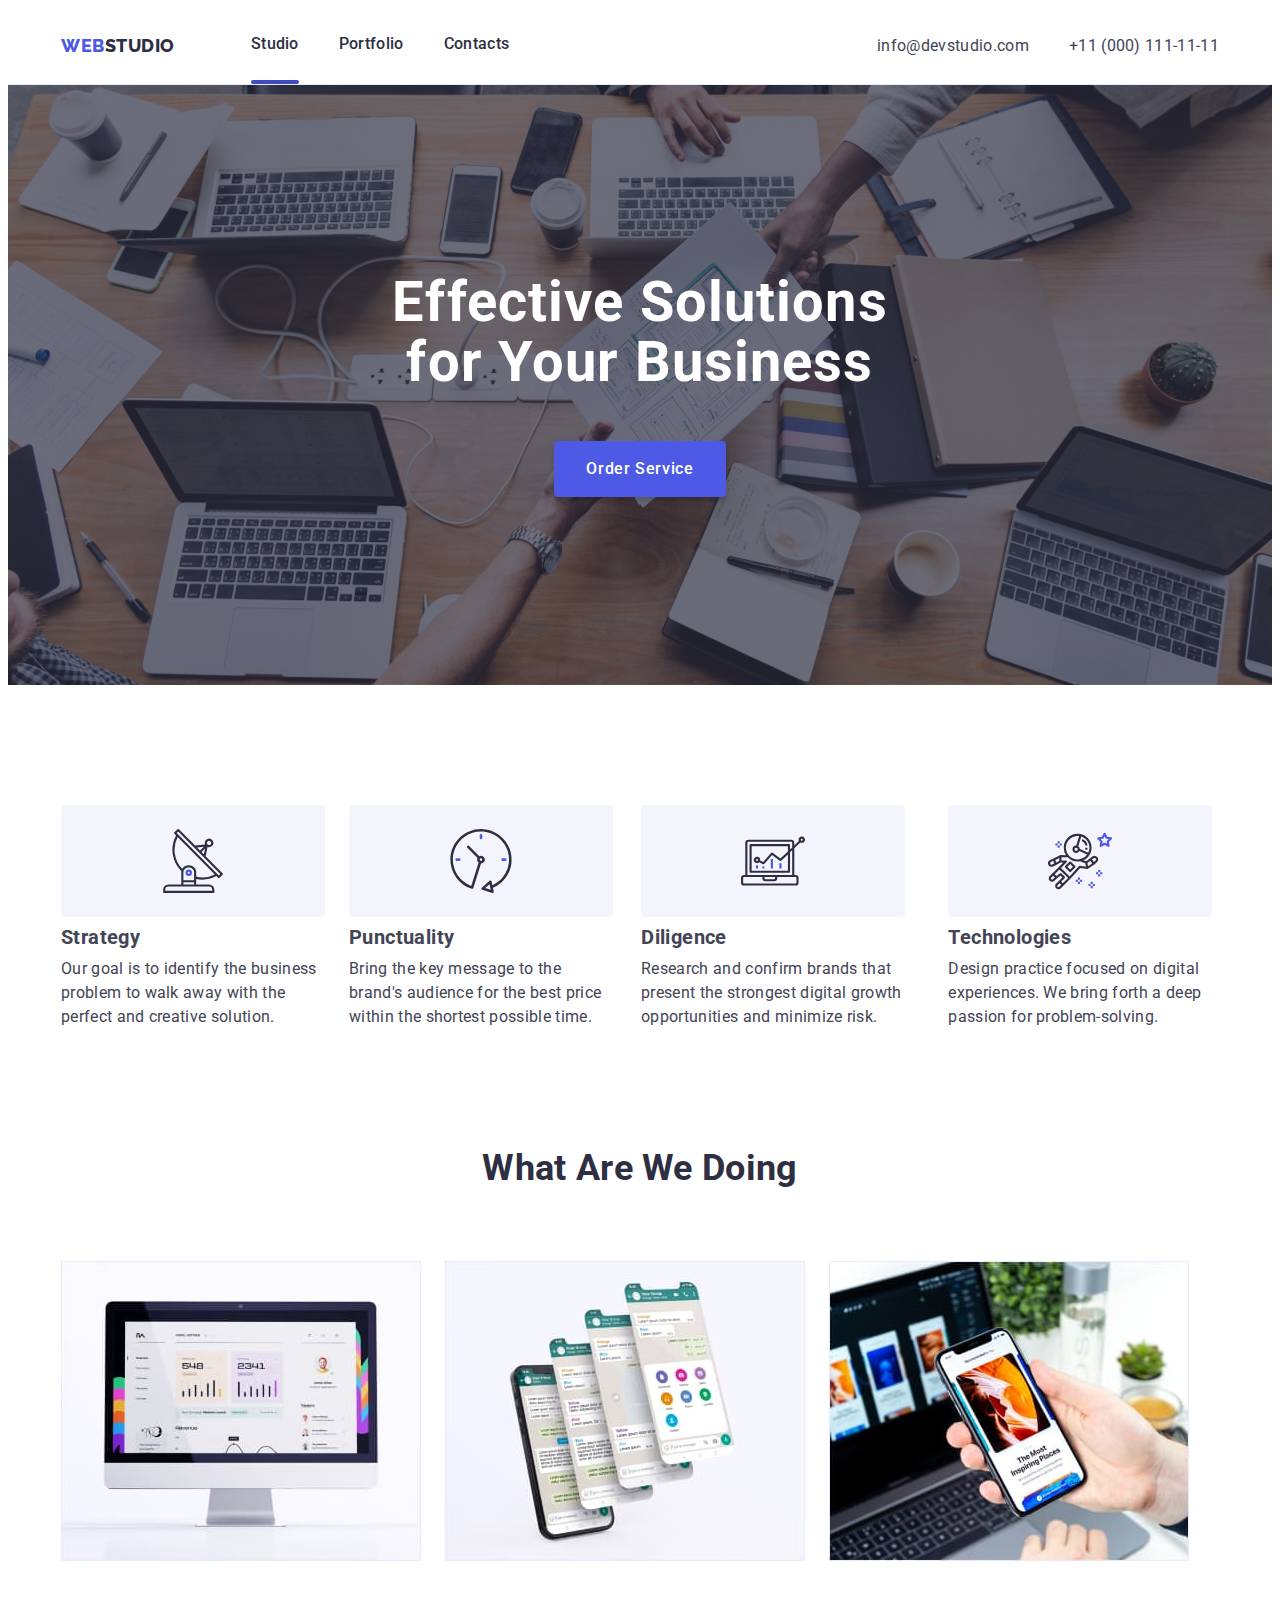
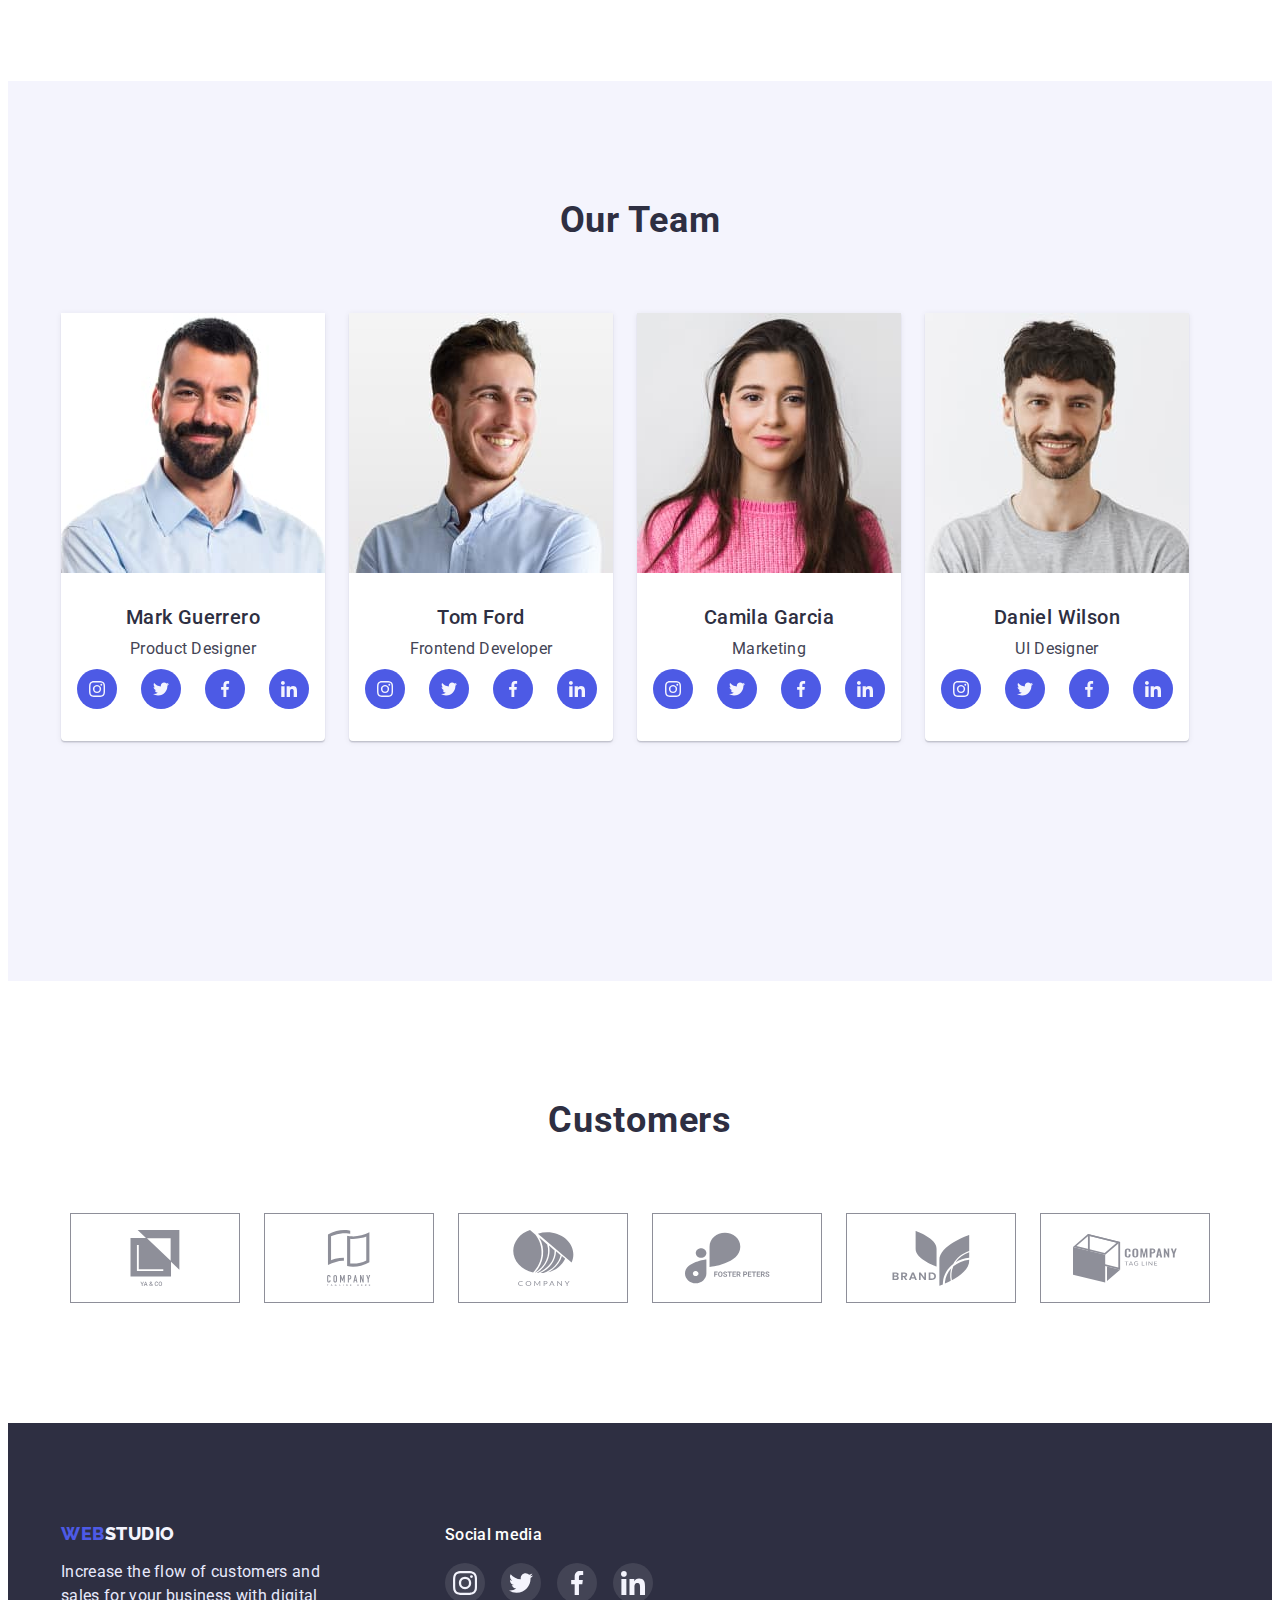
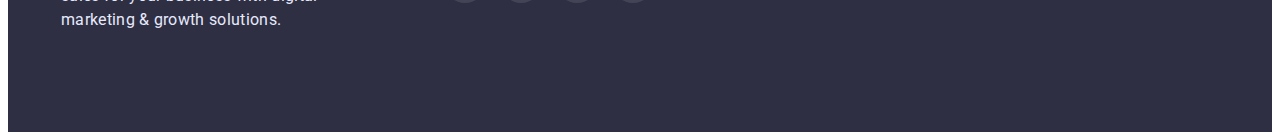
<file: index.html>
<!DOCTYPE html>
<html lang="en">
<head>
    <meta charset="UTF-8">
    <meta http-equiv="X-UA-Compatible" content="IE=edge">
    <meta name="viewport" content="width=device-width, initial-scale=1.0">
    <title>Студія</title>
<link rel="stylesheet" href="https://cdnjs.cloudflare.com/ajax/libs/modern-normalize/1.1.0/modern-normalize.min.css" integrity="sha512-wpPYUAdjBVSE4KJnH1VR1HeZfpl1ub8YT/NKx4PuQ5NmX2tKuGu6U/JRp5y+Y8XG2tV+wKQpNHVUX03MfMFn9Q==" crossorigin="anonymous" referrerpolicy="no-referrer" />
    <link rel="stylesheet" href="./css/styles.css" />
    <link rel="preconnect" href="https://fonts.googleapis.com">
<link rel="preconnect" href="https://fonts.gstatic.com" crossorigin>
<link href="https://fonts.googleapis.com/css2?family=Raleway:wght@800&family=Roboto:wght@400;500;700;900&display=swap" rel="stylesheet">
</head>
<body class="body">
    <header class="header">
        <div class="container header-container">
            <nav class="header-nav">
                <a href="./index.html" class="header-logo link"> Web<span class="std">Studio</span> </a>
                <ul class="header-list list">
                    <li class="header-item active"><a href="./index.html" class="header-link link">Studio</a></li>
                    <li class="header-item "><a href="./portfolio.html" class="header-link link">Portfolio</a></li>
                    <li class="header-item"><a href="" class="header-link link">Contacts</a></li> 
                </ul>
            </nav>
            <address class="header-address">
                    <ul class="address-list list">
                        <li class="header-address-item"><a href="mailto:info@devstudio.com" class="header-contact link">info@devstudio.com</a></li>
                        <li class="header-address-item"><a href="tel:+110001111111" class="header-contact link">+11 (000) 111-11-11</a></li>
                    </ul>
            </address>
        </div>
    </header>
    <main class="main">
        <section class="solution ">
            <div class="container solution-container-div">
            <h1 class="solution-title">Effective Solutions for Your Business</h1>
            <button type="button" class="solution-btn" data-modal-open>Order Service</button>
        </div>
        </section>
        <section class="working container section">
            <h2 hidden class="working-title" >Working</h2>
            <ul class="working-list list">
                    <li class="working-item">
                        <div class="working-item-div">
                            <svg  width="64" height="64" class="working-item-icons">
                            <use href="./images/icons.svg#icon-antenna-1"></use>
                            </svg>
                        </div>
                        <h3 class="working-item-title">Strategy</h3>
                        <p class="working-item-text">Our goal is to identify the business
                        problem to walk away with the perfect and creative solution. </p>
                    </li>
                    <li class="working-item">
                        <div class="working-item-div">
                            <svg width="64" height="64" class="working-item-icons">
                                <use href="./images/icons.svg#icon-clock-1"></use>
                            </svg>
                        </div>
                        <h3 class="working-item-title">Punctuality</h3>
                        <p class="working-item-text">Bring the key message to the brand's audience for the best price within the shortest possible time.</p>
                    </li>
                    <li class="working-item">
                        <div class="working-item-div">
                            <svg  width="64" height="64" class="working-item-icons">
                                <use href="./images/icons.svg#icon-diagram-1"></use>
                            </svg>
                        </div>
                        <h3 class="working-item-title">Diligence</h3>
                        <p class="working-item-text">Research and confirm brands that present the strongest digital growth opportunities and minimize risk.</p>
                    </li>
                    <li class="working-item">
                        <div class="working-item-div">
                            <svg  width="64" height="64" class="working-item-icons">
                                <use href="./images/icons.svg#icon-astronaut-1"></use>
                            </svg>
                        </div>
                        <h3 class="working-item-title">Technologies</h3>
                        <p class="working-item-text">Design practice focused on digital experiences. We bring forth a deep passion for problem-solving.</p>
                    </li>
                </ul>
        </section>
        <section class="activities container section">
                <h2 class="activities-title">What are we doing</h2>
                <ul class=" activities-list list">
                    <li class="activities-item">
                        <img src="./images/img-work-1.jpg" alt="work example" width="360" height="300"></li>
                    <li class="activities-item">
                        <img src="./images/img-work-2.jpg" alt="work example" width="360" height="300"></li>
                    <li class="activities-item"> 
                        <img src="./images/img-work-3.jpg" alt="work example" width="360" height="300"></li>
                </ul>
            </section>
        <section class="team section">
            <div class="container">
                <h2 class="team-title">Our Team</h2>
                <ul class="team-list list">
                    <li class="team-item">
                        <img src="./images/img-employee-1.jpg" alt="employee" width="264" height="260">
                        <div class="team-item-div">
                            <h3 class="team-item-title">Mark Guerrero</h3>
                            <p class="team-item-text">Product Designer</p>
                            <ul class="team-soc-list list">
                                <li class="team-soc-item">
                                    <a href="" class="team-soc-link link">
                                        <svg width="16" height="16" class="team-link-icons">
                                            <use href="./images/icons.svg#icon-instagram-1"></use> 
                                        </svg>
                                    </a>
                                </li>
                                <li class="team-soc-item">
                                    <a href="" class="team-soc-link link">
                                        <svg width="16" height="16" class="team-link-icons">
                                            <use href="./images/icons.svg#icon-twitter-1"></use>
                                        </svg>
                                    </a>
                                </li>
                                <li class="team-soc-item">
                                    <a href="" class="team-soc-link link">
                                        <svg width="16" height="16" class="team-link-icons">
                                            <use href="./images/icons.svg#icon-facebook-1"></use>
                                        </svg>
                                    </a>
                                </li>
                                <li class="team-soc-item">
                                    <a href="" class="team-soc-link link">
                                        <svg  width="16" height="16" class="team-link-icons">
                                            <use href="./images/icons.svg#icon-linkedin-1"></use>
                                        </svg>
                                    </a>
                                </li>
                            </ul>    
                        </div>
                        </li>
                        <li class="team-item">
                            <img src="./images/img-employee-2.jpg" alt="employee" width="264" height="260">
                            <div class="team-item-div">
                                <h3 class="team-item-title">Tom Ford</h3>
                                <p class="team-item-text">Frontend Developer</p>
                                <ul class="team-soc-list list">
                                    <li class="team-soc-item">
                                        <a href="" class="team-soc-link link">
                                            <svg width="16" height="16" class="team-link-icons">
                                                <use href="./images/icons.svg#icon-instagram-1"></use> 
                                            </svg>
                                        </a>
                                    </li>
                                    <li class="team-soc-item">
                                        <a href="" class="team-soc-link link">
                                            <svg width="16" height="16" class="team-link-icons">
                                                <use href="./images/icons.svg#icon-twitter-1"></use>
                                            </svg>
                                        </a>
                                    </li>
                                    <li class="team-soc-item">
                                        <a href="" class="team-soc-link link">
                                            <svg width="16" height="16" class="team-link-icons">
                                                <use href="./images/icons.svg#icon-facebook-1"></use>
                                            </svg>
                                        </a>
                                    </li>
                                    <li class="team-soc-item">
                                        <a href="" class="team-soc-link link">
                                            <svg  width="16" height="16" class="team-link-icons">
                                                <use href="./images/icons.svg#icon-linkedin-1"></use>
                                            </svg>
                                        </a>
                                    </li>
                                </ul> 
                            </div>
                        </li>
                        <li class="team-item">
                            <img src="./images/img-employee-3.jpg" alt="employee" width="264" height="260">
                            <div class="team-item-div">
                                <h3 class="team-item-title">Camila Garcia</h3>
                                <p class="team-item-text">Marketing</p>             
                                <ul class="team-soc-list list">
                                    <li class="team-soc-item">
                                        <a href="" class="team-soc-link link">
                                            <svg width="16" height="16" class="team-link-icons">
                                                <use href="./images/icons.svg#icon-instagram-1"></use> 
                                            </svg>
                                        </a>
                                    </li>
                                    <li class="team-soc-item">
                                        <a href="" class="team-soc-link link">
                                            <svg width="16" height="16" class="team-link-icons">
                                                <use href="./images/icons.svg#icon-twitter-1"></use>
                                            </svg>
                                        </a>
                                    </li>
                                    <li class="team-soc-item">
                                        <a href="" class="team-soc-link link">
                                            <svg width="16" height="16" class="team-link-icons">
                                                <use href="./images/icons.svg#icon-facebook-1"></use>
                                            </svg>
                                        </a>
                                    </li>
                                    <li class="team-soc-item">
                                        <a href="" class="team-soc-link link">
                                            <svg  width="16" height="16" class="team-link-icons">
                                                <use href="./images/icons.svg#icon-linkedin-1"></use>
                                            </svg>
                                        </a>
                                    </li>
                                </ul> 
                            </div>
                        </li>
                        <li class="team-item">
                            <img src="./images/img-employee-4.jpg" alt="employee" width="264" height="260">
                            <div class="team-item-div">
                                <h3 class="team-item-title">Daniel Wilson</h3>
                                <p class="team-item-text">UI Designer</p>               
                                <ul class="team-soc-list list">
                                    <li class="team-soc-item">
                                        <a href="" class="team-soc-link link">
                                            <svg width="16" height="16" class="team-link-icons">
                                                <use href="./images/icons.svg#icon-instagram-1"></use> 
                                            </svg>
                                        </a>
                                    </li>
                                    <li class="team-soc-item">
                                        <a href="" class="team-soc-link link">
                                            <svg width="16" height="16" class="team-link-icons">
                                                <use href="./images/icons.svg#icon-twitter-1"></use>
                                            </svg>
                                        </a>
                                    </li>
                                    <li class="team-soc-item">
                                        <a href="" class="team-soc-link link">
                                            <svg width="16" height="16" class="team-link-icons">
                                                <use href="./images/icons.svg#icon-facebook-1"></use>
                                            </svg>
                                        </a>
                                    </li>
                                    <li class="team-soc-item">
                                        <a href="" class="team-soc-link link">
                                            <svg  width="16" height="16" class="team-link-icons">
                                                <use href="./images/icons.svg#icon-linkedin-1"></use>
                                            </svg>
                                        </a>
                                    </li>
                                </ul> 
                            </div>
                        </li>
                    </ul>
            </div>
        </section>
        <section class="customers section">
            <div class="container">
                <h2 class="custumers-title"> Customers</h2>
                <ul class="custumers-list list">
                    <li class="custumers-list-item">
                        <a href="" class="custumers-link link">
                            <svg width="104" height="56" class="custumers-link-icon">
                                <use href="./images/icons.svg#icon-logo1"></use>
                            </svg>
                        </a>
                    </li>
                    <li class="custumers-list-item">
                        <a href="" class="custumers-link link">
                            <svg width="104" height="56" class="custumers-link-icon">
                                <use href="./images/icons.svg#icon-logo2"></use>
                            </svg>
                        </a>
                    </li>
                    <li class="custumers-list-item">
                        <a href="" class="custumers-link link">
                            <svg width="104" height="56" class="custumers-link-icon">
                                <use href="./images/icons.svg#icon-logo3"></use>
                            </svg>
                        </a>
                    </li>
                    <li class="custumers-list-item">
                        <a href="" class="custumers-link link">
                            <svg width="104" height="56" class="custumers-link-icon">
                                <use href="./images/icons.svg#icon-logo4"></use>
                            </svg>
                        </a>
                    </li>
                    <li class="custumers-list-item">
                        <a href="" class="custumers-link link">
                            <svg width="104" height="56" class="custumers-link-icon">
                                <use href="./images/icons.svg#icon-logo5"></use>
                            </svg>
                        </a>
                    </li>
                    <li class="custumers-list-item">
                        <a href="" class="custumers-link link">
                            <svg width="104" height="56" class="custumers-link-icon">
                                <use href="./images/icons.svg#icon-logo6"></use>
                            </svg>
                        </a>
                    </li>
                </ul>
            </div>
        </section>
    </main>
    <footer class="footer">
        <div class="container footer-container">
            <div class="footer-container-div">
                <a href="./index.html"  class="footer-logo link"> Web<span class="std-footer">Studio</span></a>
                <p class=" footer-text">Increase the flow of customers and sales for your business with digital marketing & growth solutions.</p>
            </div>
        <div class="social-media">
            <p class="social-media-text">Social media</p>
            <ul class="footer-soc-list list">
                    <li class="footer-soc-item">
                        <a href="" class="footer-soc-link link">
                            <svg width="24" height="24" class="footer-link-icons">
                                <use href="./images/icons.svg#icon-instagram-1"></use>
                            </svg>
                        </a>
                    </li>
                    <li class="footer-soc-item">
                        <a href="" class="footer-soc-link link">
                            <svg width="24" height="24" class="footer-link-icons">
                                <use href="./images/icons.svg#icon-twitter-1"></use>
                            </svg>
                        </a>
                    </li>
                    <li class="footer-soc-item">
                        <a href="" class="footer-soc-link link">
                            <svg width="24" height="24" class="footer-link-icons">
                                <use href="./images/icons.svg#icon-facebook-1"></use>
                            </svg>
                        </a>
                    </li>
                    <li class="footer-soc-item">
                        <a href="" class="footer-soc-link link">
                            <svg width="24" height="24" class="footer-link-icons">
                                <use href="./images/icons.svg#icon-linkedin-1"></use>
                            </svg>
                        </a>
                    </li>
                </ul>
            </div>
        </div>
    </footer>
    <div class="backdrop is-hidden" data-modal>
        <div class="modal">
            <button type="button" class="btn-modal" data-modal-close>
                <svg width="8" height="8" class="modal-icon">
                    <use href="./images/icons.svg#icon-close-black"></use>
                </svg>
            </button>
        </div>
    </div>
    <script src="./js/modal.js"></script>
</body>
</html>
</file>
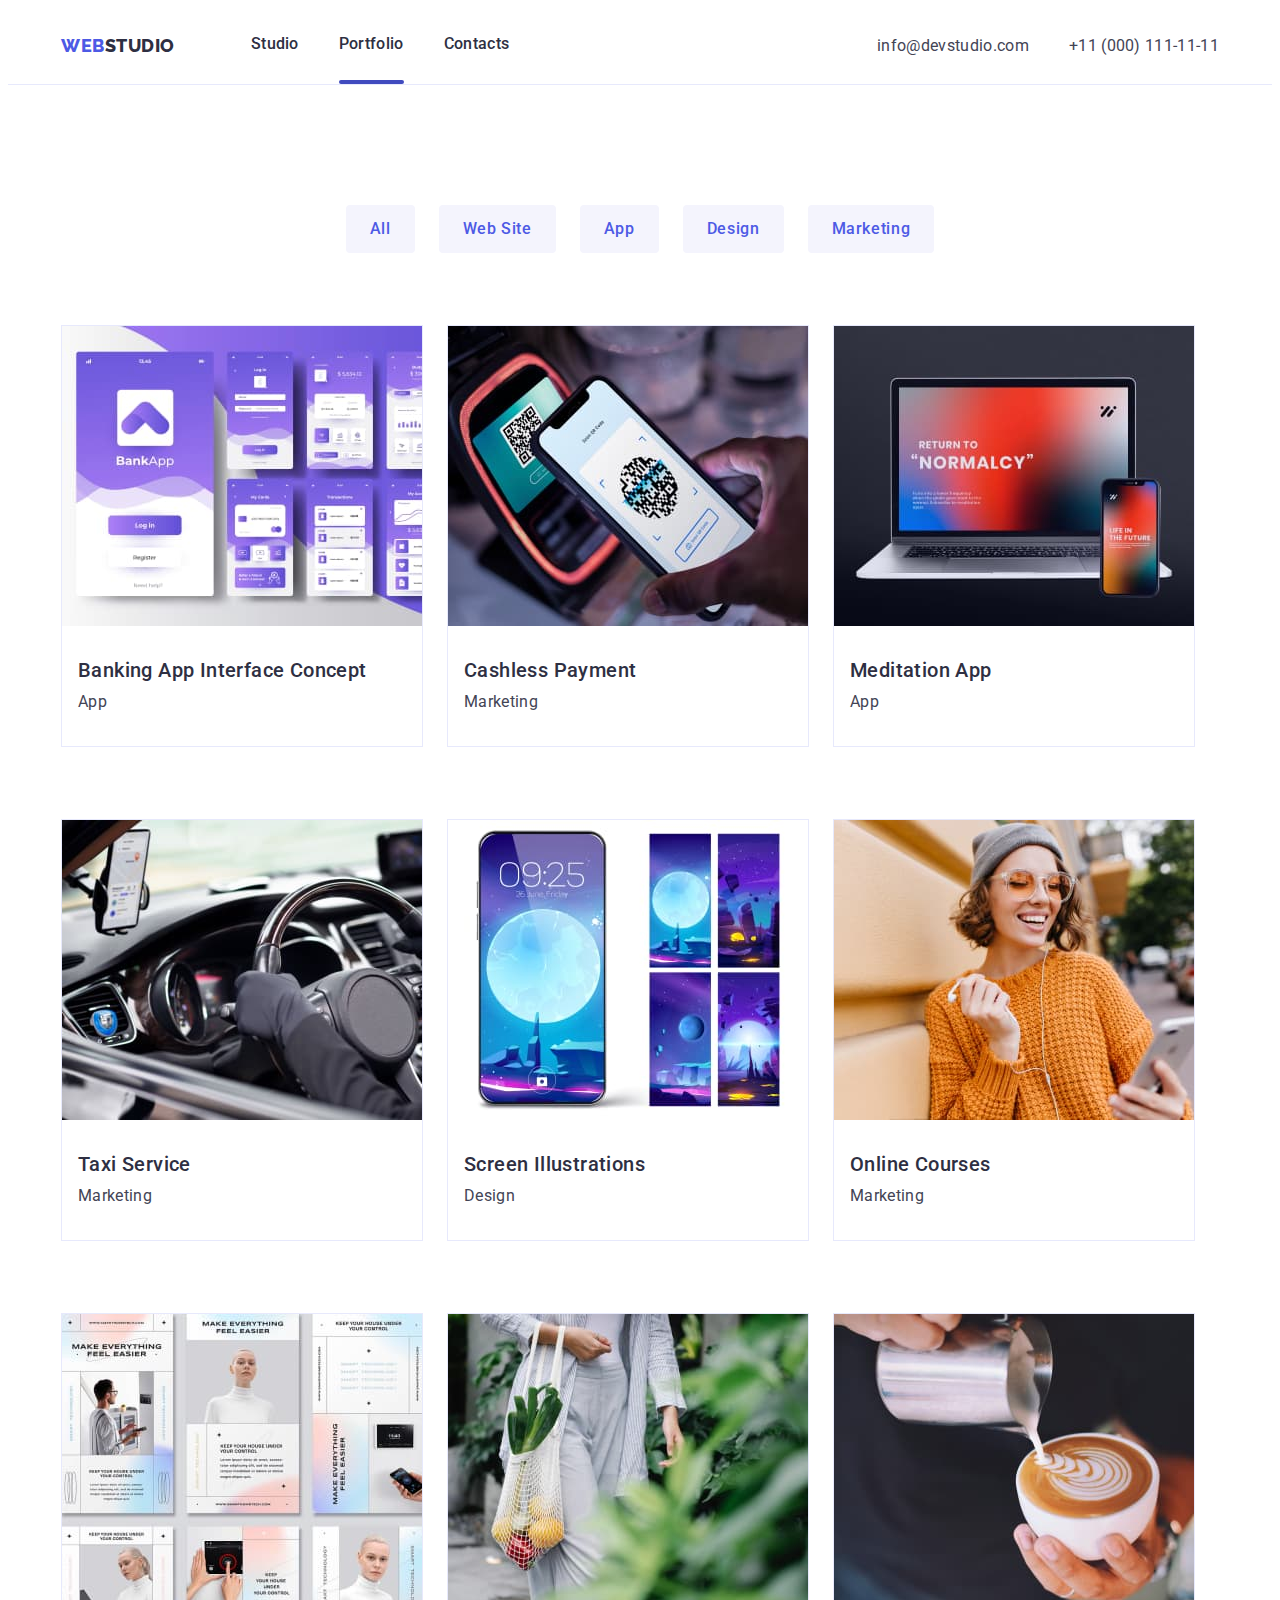
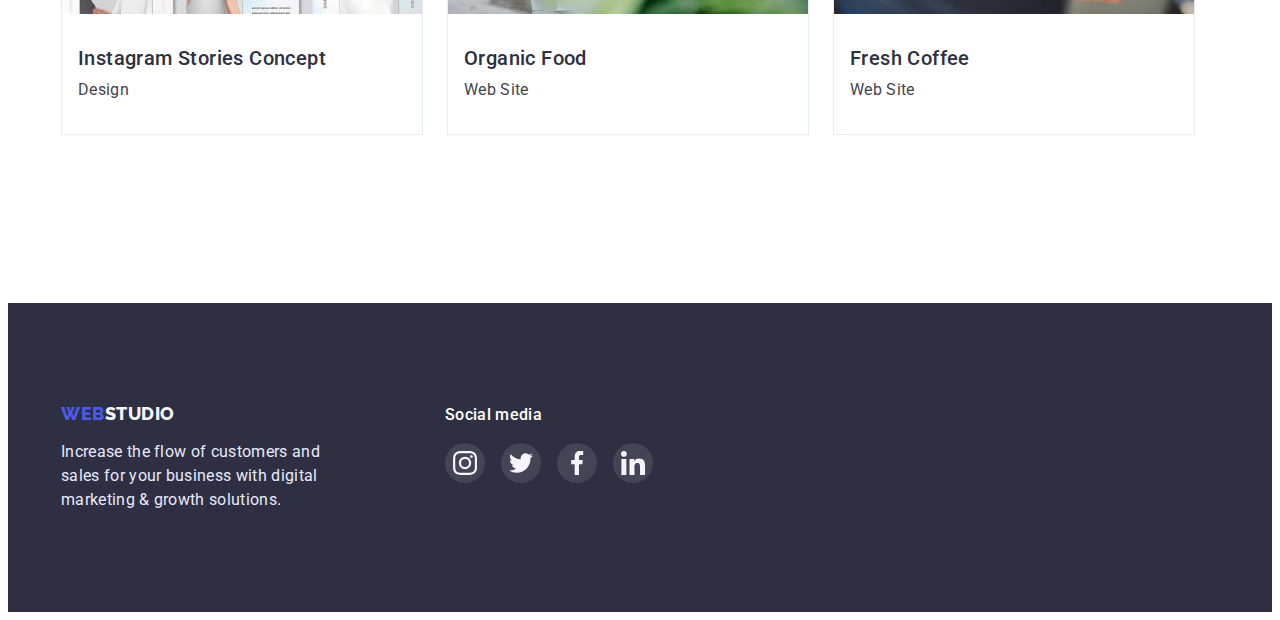
<file: portfolio.html>
<!DOCTYPE html>
<html lang="en">
<head>
    <meta charset="UTF-8">
    <meta http-equiv="X-UA-Compatible" content="IE=edge">
    <meta name="viewport" content="width=device-width, initial-scale=1.0">
    <title>Portfolio</title>
    <link rel="stylesheet" href="https://cdnjs.cloudflare.com/ajax/libs/modern-normalize/1.1.0/modern-normalize.min.css" integrity="sha512-wpPYUAdjBVSE4KJnH1VR1HeZfpl1ub8YT/NKx4PuQ5NmX2tKuGu6U/JRp5y+Y8XG2tV+wKQpNHVUX03MfMFn9Q==" crossorigin="anonymous" referrerpolicy="no-referrer" />
    <link rel="stylesheet" href="./css/styles.css" />
    <link rel="preconnect" href="https://fonts.googleapis.com">
<link rel="preconnect" href="https://fonts.gstatic.com" crossorigin>
<link href="https://fonts.googleapis.com/css2?family=Raleway:wght@800&family=Roboto:wght@400;500;700;900&display=swap" rel="stylesheet">
</head>
<body class="body">
    <header class="header">
        <div class="container header-container">
            <nav class="header-nav">
                <a href="./index.html" class="header-logo link"> Web<span class="std">Studio</span> </a>
                <ul class="header-list list">
                    <li class="header-item ">
                        <a href="./index.html" class="header-link link">Studio</a>
                    </li>
                    <li class="header-item active">
                        <a href="./portfolio.html" class="header-link link">Portfolio</a>
                    </li>
                    <li class="header-item">
                        <a href="" class="header-link link">Contacts</a>
                    </li> 
                </ul>
            </nav>
            <address class="header-address">
                    <ul class="address-list list">
                        <li class="header-address-item"><a href="mailto:info@devstudio.com" class="header-contact link">info@devstudio.com</a></li>
                        <li class="header-address-item"><a href="tel:+110001111111" class="header-contact link">+11 (000) 111-11-11</a></li>
                    </ul>
            </address>
        </div>
    </header>
    <main class="main">
    <section class="filter section">
        <div class="container">
            <h1 hidden>Filter and Portfolio</h1>
            <ul class="filter-list list">
                <li class="filter-item">
                    <button type="button" class="filter-btn">All</button>
                </li>
                <li class="filter-item">
                    <button type="button" class="filter-btn">Web Site</button>
                </li>
                <li class="filter-item">
                    <button type="button" class="filter-btn">App</button>
                </li>
                <li class="filter-item">
                    <button type="button" class="filter-btn">Design</button>
                </li>
                <li class="filter-item">
                    <button type="button" class="filter-btn">Marketing</button>
                </li>
            </ul>
            <ul class="portfolio-list list">
                <li class="portfolio-item">
                    <a href="" class="portfolio-item-link link">
                        <div class="portfolio-top-item-div">
                            <img src="./images/img-row-1-1.jpg" alt="" width="360" height="300" >
                            <p class="portfolio-img-text">14 Stylish and User-Friendly App Design Concepts · Task Manager App · Calorie Tracker App · Exotic Fruit Ecommerce App · Cloud Storage App</p>
                        </div>
                        <div class="portfolio-item-div">
                            <h2 class="portfolio-item-title">Banking App Interface Concept</h2>
                            <p class="portfolio-item-bottom-text">App</p>
                        </div>
                    </a>
                </li>
                <li class="portfolio-item">
                    <a href="" class="portfolio-item-link link">
                        <div class="portfolio-top-item-div">
                            <img src="./images/img-row-1-2.jpg" alt="" width="360" height="300">
                            <p class="portfolio-img-text">14 Stylish and User-Friendly App Design Concepts · Task Manager App · Calorie Tracker App · Exotic Fruit Ecommerce App · Cloud Storage App</p>
                        </div>
                        <div class="portfolio-item-div">
                            <h2 class="portfolio-item-title">Cashless Payment</h2>
                            <p class="portfolio-item-bottom-text">Marketing</p>
                        </div>
                    </a>
                </li>
                <li class="portfolio-item">
                    <a href="" class="portfolio-item-link link">
                        <div class="portfolio-top-item-div">
                            <img src="./images/img-row-1-3.jpg" alt="" width="360" height="300">
                            <p class="portfolio-img-text">14 Stylish and User-Friendly App Design Concepts · Task Manager App · Calorie Tracker App · Exotic Fruit Ecommerce App · Cloud Storage App</p>
                        </div>
                        <div class="portfolio-item-div">
                            <h2 class="portfolio-item-title">Meditation App</h2>
                            <p class="portfolio-item-bottom-text">App</p>
                        </div>
                    </a>
                </li>
                <li class="portfolio-item">
                    <a href="" class="portfolio-item-link link">
                        <div class="portfolio-top-item-div">
                            <img src="./images/img-row-2-1.jpg" alt="" width="360" height="300">
                            <p class="portfolio-img-text">14 Stylish and User-Friendly App Design Concepts · Task Manager App · Calorie Tracker App · Exotic Fruit Ecommerce App · Cloud Storage App</p>
                        </div>
                        <div class="portfolio-item-div">
                            <h2 class="portfolio-item-title">Taxi Service</h2>
                            <p class="portfolio-item-bottom-text">Marketing</p>
                        </div>
                </a>
                </li>
                <li class="portfolio-item">
                    <a href="" class="portfolio-item-link link">
                        <div class="portfolio-top-item-div">
                            <img src="./images/img-row-2-2.jpg" alt="" width="360" height="300">
                            <p class="portfolio-img-text">14 Stylish and User-Friendly App Design Concepts · Task Manager App · Calorie Tracker App · Exotic Fruit Ecommerce App · Cloud Storage App</p>
                        </div>
                        <div class="portfolio-item-div">
                            <h2 class="portfolio-item-title">Screen Illustrations</h2>
                            <p class="portfolio-item-bottom-text">Design</p>
                        </div>
                    </a>
                </li>
                <li class="portfolio-item">
                    <a href="" class="portfolio-item-link link">
                        <div class="portfolio-top-item-div">
                            <img src="./images/img-row-2-3.jpg" alt="" width="360" height="300">
                            <p class="portfolio-img-text">14 Stylish and User-Friendly App Design Concepts · Task Manager App · Calorie Tracker App · Exotic Fruit Ecommerce App · Cloud Storage App</p>
                        </div>
                        <div class="portfolio-item-div">
                            <h2 class="portfolio-item-title">Online Courses</h2>
                            <p class="portfolio-item-bottom-text">Marketing</p>
                        </div>
                    </a>
                </li>
                <li class="portfolio-item">
                    <a href="" class="portfolio-item-link link">
                        <div class="portfolio-top-item-div">
                            <img src="./images/img-row-3-1.jpg" alt="" width="360" height="300">
                            <p class="portfolio-img-text">14 Stylish and User-Friendly App Design Concepts · Task Manager App · Calorie Tracker App · Exotic Fruit Ecommerce App · Cloud Storage App</p>
                        </div>
                        <div class="portfolio-item-div">
                            <h2 class="portfolio-item-title">Instagram Stories Concept</h2>
                            <p class="portfolio-item-bottom-text">Design</p>
                        </div>
                    </a>
                </li>
                <li class="portfolio-item">
                    <a href="" class="portfolio-item-link link">
                        <div class="portfolio-top-item-div">
                            <img src="./images/img-row-3-2.jpg" alt="" width="360" height="300">
                            <p class="portfolio-img-text">14 Stylish and User-Friendly App Design Concepts · Task Manager App · Calorie Tracker App · Exotic Fruit Ecommerce App · Cloud Storage App</p>
                        </div>
                        <div class="portfolio-item-div">
                            <h2 class="portfolio-item-title">Organic Food</h2>
                            <p class="portfolio-item-bottom-text">Web Site</p>
                        </div>
                    </a>
                </li>
                <li class="portfolio-item">
                    <a href="" class="portfolio-item-link link">
                        <div class="portfolio-top-item-div">
                            <img src="./images/img-row-3-3.jpg" alt="" width="360" height="300">
                            <p class="portfolio-img-text">14 Stylish and User-Friendly App Design Concepts · Task Manager App · Calorie Tracker App · Exotic Fruit Ecommerce App · Cloud Storage App</p>
                        </div>
                        <div class="portfolio-item-div">
                            <h2 class="portfolio-item-title">Fresh Coffee</h2>
                            <p class="portfolio-item-bottom-text">Web Site</p>
                        </div>
                    </a>
                </li>
            </ul>
        </div>
    </section>
    </main>
    <footer class="footer">
        <div class="container footer-container">
            <div class="footer-container-div">
                <a href="./index.html"  class="footer-logo link"> Web<span class="std-footer">Studio</span></a>
                <p class=" footer-text">Increase the flow of customers and sales for your business with digital marketing & growth solutions.</p>
            </div>
        <div class="social-media">
            <p class="social-media-text">Social media</p>
            <ul class="footer-soc-list list">
                    <li class="footer-soc-item">
                        <a href="" class="footer-soc-link link">
                            <svg width="24" height="24" class="footer-link-icons">
                                <use href="./images/icons.svg#icon-instagram-1"></use>
                            </svg>
                        </a>
                    </li>
                    <li class="footer-soc-item">
                        <a href="" class="footer-soc-link link">
                            <svg width="24" height="24" class="footer-link-icons">
                                <use href="./images/icons.svg#icon-twitter-1"></use>
                            </svg>
                        </a>
                    </li>
                    <li class="footer-soc-item">
                        <a href="" class="footer-soc-link link">
                            <svg width="24" height="24" class="footer-link-icons">
                                <use href="./images/icons.svg#icon-facebook-1"></use>
                            </svg>
                        </a>
                    </li>
                    <li class="footer-soc-item">
                        <a href="" class="footer-soc-link link">
                            <svg width="24" height="24" class="footer-link-icons">
                                <use href="./images/icons.svg#icon-linkedin-1"></use>
                            </svg>
                        </a>
                    </li>
                </ul>
            </div>
        </div>
    </footer>
</body>
</html>
</file>
<file: css/styles.css>
:root{
--color-logo: #4d5ae5;
--button-color:#4d5ae5;
--color-logo-studio:  #2E2F42;
--menu-color: #2e2f42 ;
--hover-color: #404BBF;
--body-color:#434455;
--title-portfolio-color:#2e2f42;
--text-portfolio-color:#434455;
--adress-color: #434455;
--title-color: #2e2f42;
--solution-color:#2E2F42;

}
p,
h2,
h3,
h4,
h5,
h6{
margin: 0;
}
img{
    display: block;
}
ul{
    padding-left: 0;
    margin: 0;
}
button{
    cursor: pointer;
}
address{
font-style: normal;
}
.section{
padding-top: 120px;
    padding-bottom: 120px;
}
.body{
font-family:'Roboto', sans-serif  ;
letter-spacing: 0.02em;
color: var(--body-color);

}
.link{
text-decoration: none;
}

.list {
list-style-type: none;
}
.container{
width:1158px; 
margin: 0 auto;
padding-left:15px ;
padding-right: 15px;
}
/**______HEADER______**/
.header {
background-color:#ffffff;
border-bottom: 1px solid #E7E9FC;
}
.header-logo{
    margin-right: 76px;
}
.header-list{
    display: flex;
    gap: 40px;
}

.header-nav{
display: flex;
align-items: center;
margin-right: auto;
}
.address-list{
    display: flex;
    align-items: center;
    gap: 40px;
}
.header-container{
display:flex;
align-items: center;
padding-top: 24px;
padding-bottom: 24px;

}

.header-logo {
font-family: 'Raleway', sans-serif;
font-weight: 800 ;
font-size: 18px;
line-height: 1.17;
letter-spacing: 0.03em;
text-transform: uppercase;
color: var(--color-logo); 
margin-right: 76px;
}
.std{
color: var(--color-logo-studio); 
}

.header-item {    font-weight: 500;
letter-spacing: 0.02em;
font-size: 16px;
line-height: 1.5;
color: var(--menu-color);
transition-duration: 250ms;
transition-timing-function: cubic-bezier(0.4, 0, 0.2, 1);
}
.active::after{
    content: '';
    display: block;
    background-color: #404BBF;
border-radius: 2px;
width: 100%;
height: 4px;
left: 0;
bottom: 0;
top: 24px;
position: relative;
}
.header-item :hover, .header-item :focus {
color: var(--hover-color);

}
.header-link {
color: var(--menu-color);
} 


.header-address-list {
}
.header-address-item {
font-size: 16px;
line-height: 1.5;
color: var(--adress-color);  
transition-duration: 250ms;
transition-timing-function: cubic-bezier(0.4, 0, 0.2, 1);
}
.header-address-item :hover, .header-address-item :focus {
color: var(--hover-color);
}
.header-contact {
color: var(--adress-color)
}

/**______SOLUTION______**/
.solution {
background: var(--solution-color) ; 
max-width: 1440px;
margin: 0 auto;
   background-image:linear-gradient( rgba(46, 47, 66, 0.7),rgba(46, 47, 66, 0.7)), url(../images/bg-img.jpg);
   background-repeat: no-repeat;
   background-position: center;
   background-size: cover;
}
.solution-container-div{
    display: flex;
    flex-direction: column;
    align-items: center;
    gap:48px;
    justify-content: center;
    padding-top: 188px;
    padding-bottom: 188px; 
}
.solution-title {
font-size: 56px;
line-height: 1.07;
text-align: center;
letter-spacing: 0.02em;
color: #FFFFFF;
width: 496px;
margin: 0;
}
.solution-btn{
display: flex;
flex-direction: row;
align-items: flex-start;
padding: 16px 32px;
gap: 10px;
box-shadow: 0px 4px 4px rgba(0, 0, 0, 0.15);
border-radius: 4px;

}
.solution-btn {
font-family: inherit;
font-weight: 500;
font-size: 16px;
line-height: 1.5;
letter-spacing: 0.04em;
color: #FFFFFF;
background: #4D5AE5;
cursor: pointer;
border: 0;
transition-duration: 250ms;
transition-timing-function: cubic-bezier(0.4, 0, 0.2, 1);
}
.solution-btn:hover,.solution-btn :focus{
font-size: 16px;
line-height: 1.5;
letter-spacing: 0.04em;
background: #404BBF;   
}

/**______WORKING______**/

.Working {
}

.working-title {

}
.working-list {
    display: flex;
    gap: 24px;
    align-items: center;
}
.working-item {

}
.working-item-title {
letter-spacing: 0.02em;
font-size: 20px;
line-height: 1.2;
margin-bottom: 8px;
}
.working-item-text {
font-size: 16px;
line-height: 1.5;
color: #434455;
 min-width: 264px;
}
.working-item-div{
      display: flex; 
      align-items: center;
    justify-content: center;
    width: 264px;
    height:112px;
    background-color: #F4F4FD;
    border-radius: 4px;
    margin-bottom: 8px;
}
.working-item-icons{
   
}

/**______activities______**/

.activities {
    padding-top: 0;
}
.activities-title {
text-align: center;
text-transform: capitalize; 
font-size: 36px;
line-height: 1.11;
color: var(--title-color);
}
.activities-list {
    display: flex;
    align-items: center;
    margin-top: 72px;
    gap:24px;
}
.activities-item {
}


/**______team______**/

.team {
background: #F4F4FD;
}
.team-title {
font-size: 36px;
line-height: 1.11;
text-align: center ;
letter-spacing: 0.02em;
text-transform: capitalize;
color: var(--title-color);
}
.team-item-div{
padding-top: 32px;
padding-bottom: 32px; 
text-align: center;  
}
.team-list {
    display: flex;
    align-items: center;
    margin-top: 72px;
    padding-bottom: 120px;
gap:24px;
}
.team-item {
    background: #FFFFFF;
    box-shadow: 0px 1px 6px rgba(46, 47, 66, 0.08), 0px 1px 1px rgba(46, 47, 66, 0.16), 0px 2px 1px rgba(46, 47, 66, 0.08);
border-radius: 0px 0px 4px 4px;
}
.team-item-title {
font-size: 20px;
line-height: 1.2;
font-weight: 500;
letter-spacing: 0.02em ;
color: var(--title-color);
margin-bottom: 8px;
}
.team-item-text {
font-size: 16px;
line-height: 1.5;
color: #434455;
margin-bottom: 8px;
}
.container-team-list{
    display: flex;
}
.team-soc-list {
    display: flex;
    justify-content: center;
    gap:24px;
}
.team-soc-item {
    width: 40px;
height: 40px;
}
.team-soc-link {
    width: 100%;
    height: 100%;
    border-radius: 50%;
    background-color: #4D5AE5;
    display: flex;
    align-items: center;
    justify-content: center;
    transition-duration: 250ms;
transition-timing-function: cubic-bezier(0.4, 0, 0.2, 1);
}
.team-link-icons{
    fill:#F4F4FD;
}
.team-soc-link:hover, .team-soc-link:focus{
    background: #404BBF;
}
/**______custumers______**/

.customers {
}
.custumers-title{
font-weight: 700;
font-size: 36px;
line-height: 1.11;
text-align: center;
letter-spacing: 0.02em;
text-transform: capitalize;
color:var(--title-color) ;
margin-bottom:72px;

}
.custumers-list {
    display: flex;
    align-items: center;
    justify-content: center;
    gap:24px;
}

.custumers-list-item { 

}
.custumers-link {
    display: flex;  
    align-items: center;
    justify-content: center;
    padding: 16px 32px ;
    border: 1px  solid #8E8F99 ;
    color: #8E8F99;
    transition-duration: 250ms;
transition-timing-function: cubic-bezier(0.4, 0, 0.2, 1);
}
.custumers-link-icon{
    fill: currentColor;
}
.custumers-link:hover,.custumers-link:focus{
    border-color: #404BBF;
    color:#404BBF; 
    
}
/**______footer______**/

.footer {
background: #2E2F42;
padding-top: 100px;
    padding-bottom: 100px;
}
.footer-container{
    display: flex;
    gap:120px;
}
.footer-container-div{ 
    display: flex; 
    flex-direction: column;  
    
    width: 264px;  
}
.footer-logo {
font-family: "Raleway", sans-serif;
font-weight: 800;
font-size: 18px;
line-height:1.17;
letter-spacing: 0.03em;
color: var(--color-logo);
text-transform: uppercase;
}
.std-footer{
color: #F4F4FD;
}

.footer-text {
font-size: 16px;
line-height: 1.5; 
color: #E7E9FC;
margin-top: 16px;
}
.footer-soc-list {
    display: flex;
    justify-content: center;
    gap: 16px;
}

.footer-soc-item {
    width: 40px;
height: 40px;
}
.footer-soc-link {
    width: 100%;
    height: 100%;
    border-radius: 50%;
    background-color: rgba(255, 255, 255, 0.1);
    display: flex;
    align-items: center;
    justify-content: center;
    transition-duration: 250ms;
transition-timing-function: cubic-bezier(0.4, 0, 0.2, 1);
}
.footer-soc-link:hover,.footer-soc-link:focus{
    background-color: #31D0AA;
}
.social-media-text{
font-weight: 500;
font-size: 16px;
line-height: 1.5;
letter-spacing: 0.02em;
color: #FFFFFF;
margin-bottom: 16px;
}
.social-media{
    display: flex;
    flex-direction: column;
}
.footer-link-icons{
    fill:#8E8F99;
}
/**______filter______**/

.filter {
}
.filter-list {
    display: flex;
    align-items: center;
    gap: 24px;
    justify-content: center;
    margin-bottom: 72px;
}
.filter-item {
}
.filter-btn{
display: flex;
padding: 12px 24px;
border-radius: 4px;
border: 0;
}
.filter-btn {
font-family: "Roboto", sans-serif;
font-weight: 500;
font-size: 16px;
line-height: 1.5;
letter-spacing: 0.04em;
color: var(--button-color);
background: #F4F4FD;
cursor: pointer;
transition-duration: 250ms;
transition-timing-function: cubic-bezier(0.4, 0, 0.2, 1);
}
.filter-btn :hover, .filter-btn:focus{
color: #FFFFFF;
background: #404BBF;
box-shadow: 0px 3px 1px rgba(0, 0, 0, 0.1), 0px 2px 1px rgba(0, 0, 0, 0.08), 0px 2px 2px rgba(0, 0, 0, 0.12);
}

/**______portfolio______**/

.portfolio {
}
.portfolio-item-div{
    padding-top: 32px;
padding-bottom: 32px;
width: 360px;
padding-left: 16px;
}

.portfolio-list {
    display: flex;
    align-items: center;
    gap: 24px;
    flex-wrap: wrap;
}
.portfolio-item {
    background: #FFFFFF;
border: 1px solid #E7E9FC;
margin-bottom: 48px;
width: 360px;
transition-duration: 250ms;
transition-timing-function: cubic-bezier(0.4, 0, 0.2, 1);

}
.portfolio-item:hover{
    box-shadow: 0px 1px 6px rgba(46, 47, 66, 0.08), 0px 1px 1px rgba(46, 47, 66, 0.16), 0px 2px 1px rgba(46, 47, 66, 0.08);
  
}
.portfolio-item-link:focus .portfolio-img-text,
.portfolio-item-link:hover .portfolio-img-text {
transform: translateY(0); 
}
.portfolio-item-title {
font-weight: 500;
font-size: 20px;
line-height: 1.2;
letter-spacing: 0.02em;
color: var(--title-portfolio-color);
margin-bottom:8px;
}

.portfolio-item-bottom-text {
font-size: 16px;
line-height: 1.5;
color: var(--text-portfolio-color);
letter-spacing: 0.02em;
}
.portfolio-img-text{
    position: absolute;
    top:0;
font-weight: 400;
font-size: 16px;
line-height: 1.5;
letter-spacing: 0.02em;
color: #F4F4FD;
background-color: #4D5AE5;
padding: 40px 32px;
height: 100%;
transform: translateY(100%) ;transition: transform 200ms linear;
}

.portfolio-top-item-div{
position: relative;
width: 360px;
overflow: hidden;
}

/**___modal___**/
.backdrop{
 position: fixed;  
 top: 0; 
 width: 100%;
 height: 100%;
 background-color: #2e2f42a4;
 transition: opacity 300ms linear, visibility 300ms linear;
}
.modal {
    width: 408px;
    min-height: 576px;
    background-color: #FCFCFC;
border-radius: 4px;
position: absolute;
top: 50%;
left: 50%;
transform: translate(-50%,-50%) scaleX(1);
transition: transform 300ms linear;
padding: 24px;
}

.backdrop.is-hidden .modal{
    transform: translate(-50%,-50%) scaleX(0);
}

.btn-modal{
    width: 24px;
    height: 24px;
    background: #E7E9FC;
    border-radius: 50%;
border: 1px solid rgba(0, 0, 0, 0.1);
display: block;
margin-left: auto;
}
.modal-icon{
}
.is-hidden{
    opacity:0;
    visibility: hidden;
    pointer-events: none;
}
</file>
